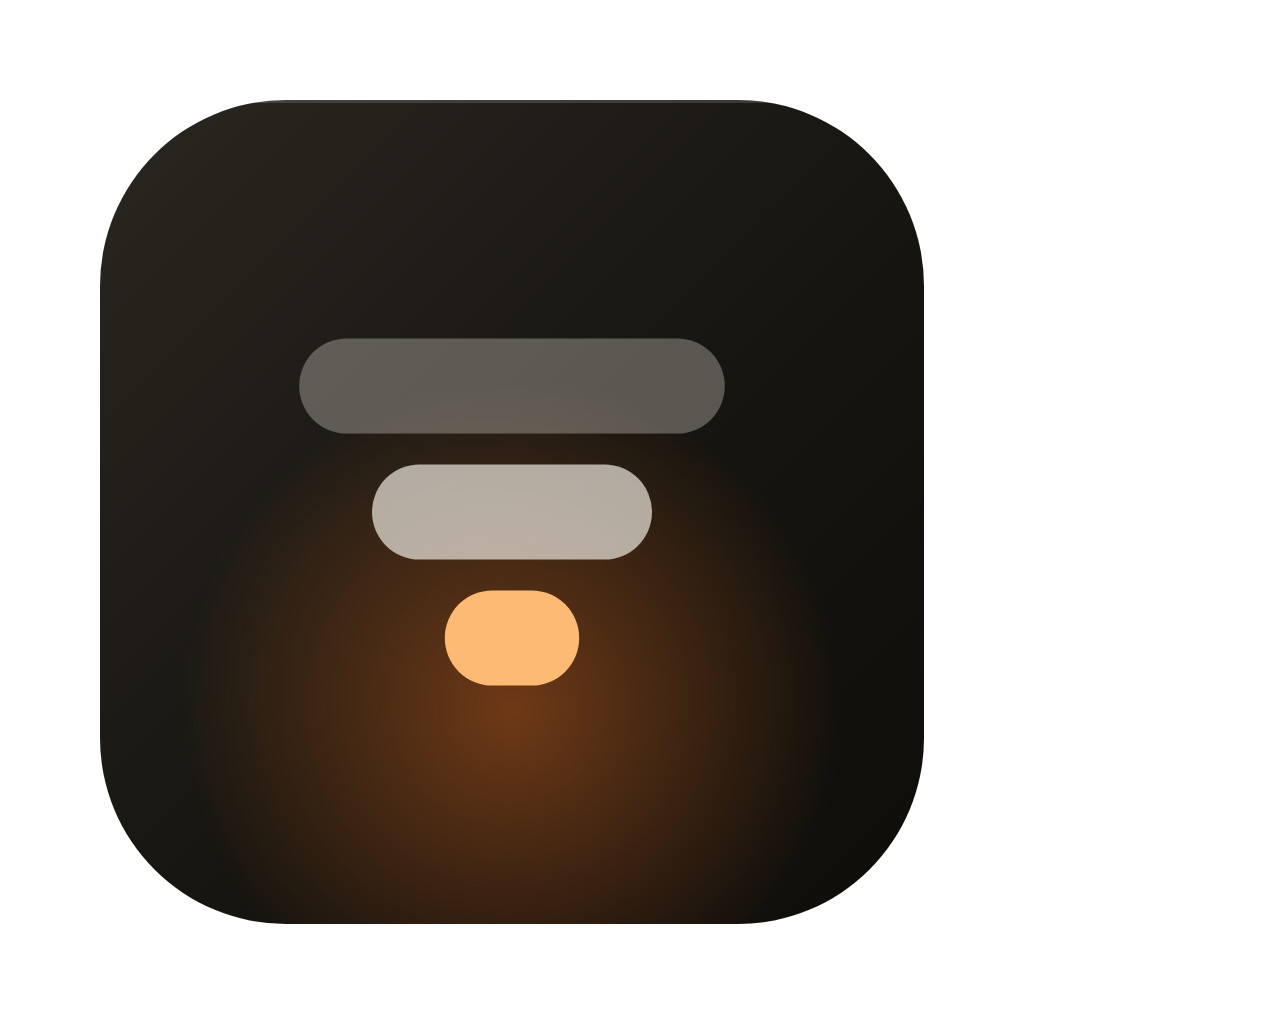
<file: brand/appicon.html>
<!doctype html><meta charset="utf-8"><title>Vassy macOS app icon, 1024 with the standard margin</title>
<style>html,body{margin:0;background:transparent}svg{display:block;width:1024px;height:1024px}</style>
<svg viewBox="0 0 1024 1024">
  <defs>
    <linearGradient id="bg" x1="0" y1="0" x2="1" y2="1"><stop offset="0" stop-color="#2A2721"/><stop offset=".55" stop-color="#17150F"/><stop offset="1" stop-color="#0E0D0A"/></linearGradient>
    <radialGradient id="glow" cx="50%" cy="74%" r="40%"><stop offset="0" stop-color="#F47223" stop-opacity=".4"/><stop offset="1" stop-color="#F47223" stop-opacity="0"/></radialGradient>
    <clipPath id="sq"><rect x="100" y="100" width="824" height="824" rx="186"/></clipPath>
  </defs>
  <g clip-path="url(#sq)">
    <rect x="100" y="100" width="824" height="824" fill="url(#bg)"/>
    <rect x="100" y="100" width="824" height="824" fill="url(#glow)"/>
    <rect x="100" y="100" width="824" height="3" fill="#fff" opacity=".14"/>
  </g>
  <g transform="translate(232 232) scale(5.6)">
    <rect x="12" y="19" width="76" height="17" rx="8.5" fill="#F3EFE6" opacity=".3"/>
    <rect x="25" y="41.5" width="50" height="17" rx="8.5" fill="#F3EFE6" opacity=".68"/>
    <rect x="38" y="64" width="24" height="17" rx="8.5" fill="#FDBA74"/>
  </g>
</svg>
</file>
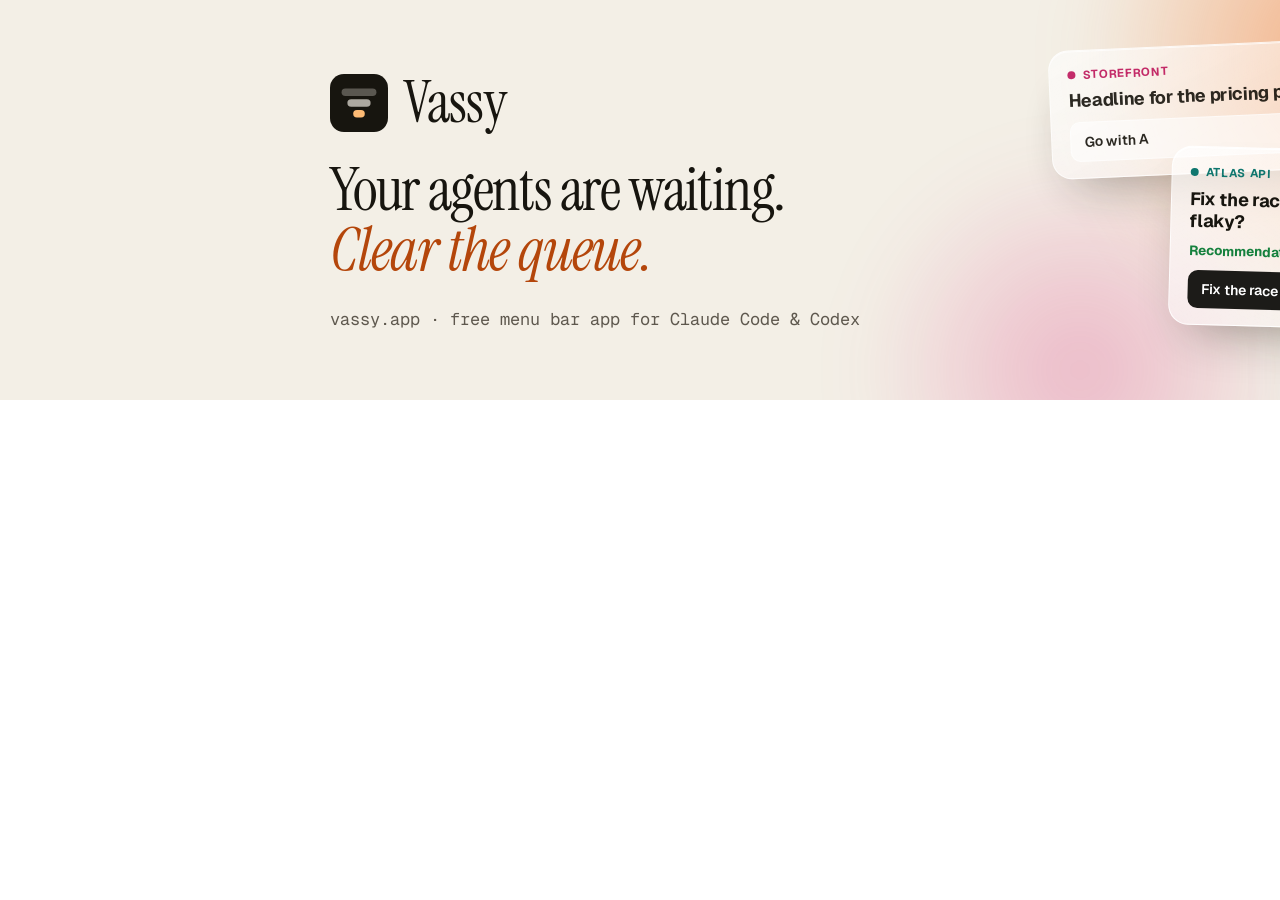
<file: brand/bmc-cover.html>
<!doctype html><meta charset="utf-8"><title>Buy Me a Coffee cover, 1600x400 (rendered at 2x)</title>
<style>
@font-face{font-family:"Instrument Serif";src:url("../site/fonts/instrument-serif-400.woff2") format("woff2")}
@font-face{font-family:"Instrument Serif";font-style:italic;src:url("../site/fonts/instrument-serif-400-italic.woff2") format("woff2")}
@font-face{font-family:"Geist";font-weight:100 900;src:url("../site/fonts/geist-var.woff2") format("woff2")}
@font-face{font-family:"Geist Mono";font-weight:100 900;src:url("../site/fonts/geist-mono-var.woff2") format("woff2")}
html,body{margin:0}
.c{width:1600px;height:400px;background:#F3EFE6;position:relative;overflow:hidden;font-family:"Geist",system-ui,sans-serif;color:#17150F}
.orb{position:absolute;border-radius:50%;filter:blur(34px)}
.serif{font-family:"Instrument Serif",Georgia,serif}
.card{position:absolute;box-sizing:border-box;border-radius:20px;background:linear-gradient(155deg,rgba(255,255,255,.7),rgba(255,255,255,.36));border:1px solid rgba(255,255,255,.85);box-shadow:inset 0 1px 0 rgba(255,255,255,.95),0 26px 50px -24px rgba(23,21,15,.42);padding:16px 18px;font-family:-apple-system,"Geist",system-ui,sans-serif}
.chip{display:flex;align-items:center;gap:7px;font-size:11.5px;font-weight:700;letter-spacing:.06em}
.chip i{width:8px;height:8px;border-radius:50%;background:currentColor}
.t{font-size:18px;font-weight:700;letter-spacing:-.02em;line-height:1.2;margin:8px 0 10px}
.b{border-radius:10px;padding:10px 13px;font-size:14px;font-weight:600;display:flex;justify-content:space-between;align-items:center}
</style>
<div class="c">
  <div class="orb" style="width:560px;height:560px;left:1080px;top:-220px;background:radial-gradient(closest-side,rgba(244,114,35,.55),rgba(244,114,35,0))"></div>
  <div class="orb" style="width:440px;height:440px;left:860px;top:150px;background:radial-gradient(closest-side,rgba(219,39,119,.28),rgba(219,39,119,0))"></div>
  <div class="orb" style="width:420px;height:420px;left:1290px;top:160px;background:radial-gradient(closest-side,rgba(13,148,136,.34),rgba(13,148,136,0))"></div>

  <div style="position:absolute;left:330px;top:74px;display:flex;align-items:center;gap:16px">
    <svg width="58" height="58" viewBox="0 0 100 100"><rect width="100" height="100" rx="24" fill="#17150F"/><rect x="20" y="25" width="60" height="13" rx="6.5" fill="#F3EFE6" opacity=".3"/><rect x="30" y="43.5" width="40" height="13" rx="6.5" fill="#F3EFE6" opacity=".68"/><rect x="40" y="62" width="20" height="13" rx="6.5" fill="#FDBA74"/></svg>
    <div class="serif" style="font-size:58px;line-height:1;letter-spacing:-.015em">Vassy</div>
  </div>
  <div class="serif" style="position:absolute;left:330px;top:160px;width:640px;font-size:60px;line-height:1;letter-spacing:-.02em">Your agents are waiting.<br><span style="font-style:italic;color:#B4460B">Clear the queue.</span></div>
  <div style="position:absolute;left:330px;top:308px;font-family:'Geist Mono',monospace;font-size:17px;color:#5E584E">vassy.app · free menu bar app for Claude Code &amp; Codex</div>

  <div class="card" style="left:1050px;top:44px;width:330px;transform:rotate(-2.5deg);opacity:.9">
    <div class="chip" style="color:#BE185D"><i></i>STOREFRONT</div>
    <div class="t">Headline for the pricing page</div>
    <div class="b" style="background:rgba(255,255,255,.7);border:1px solid rgba(255,255,255,.9)"><span>Go with A</span><span style="font-size:11.5px;opacity:.7">⌘1</span></div>
  </div>
  <div class="card" style="left:1170px;top:150px;width:360px;transform:rotate(1.5deg)">
    <div style="display:flex;justify-content:space-between;align-items:center"><div class="chip" style="color:#0F766E"><i></i>ATLAS API</div><div style="font-size:12.5px;color:#4F4A42">waiting 27 min</div></div>
    <div class="t">Fix the race, or mark the test as flaky?</div>
    <div style="font-size:13.5px;line-height:1.35;margin-bottom:11px"><b style="color:#15803D">Recommendation:</b> Fix it. Six lines.</div>
    <div class="b" style="background:#1C1B18;color:#fff"><span>Fix the race · Recommended</span><span style="font-size:11.5px;opacity:.7">⌘1</span></div>
  </div>
</div>
</file>
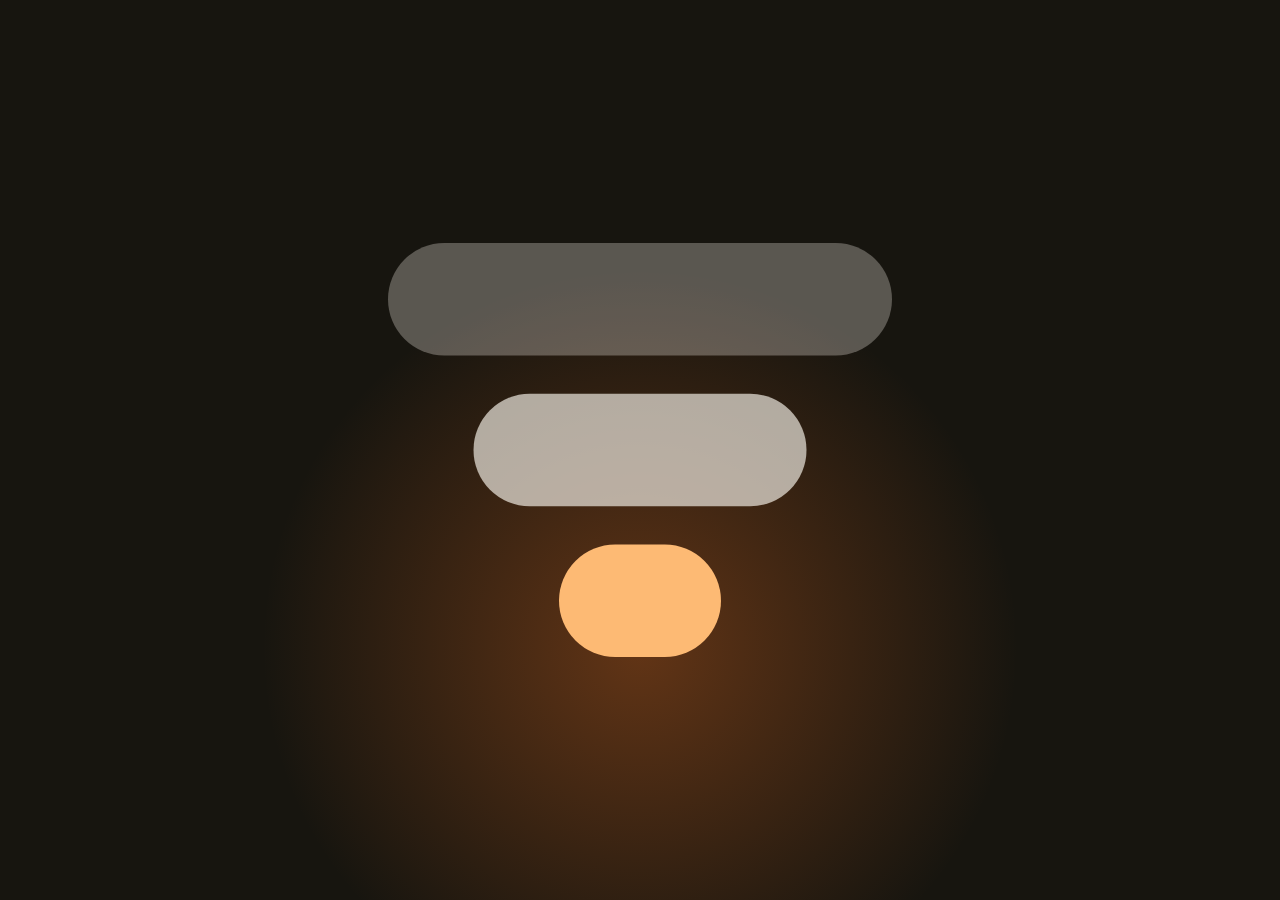
<file: brand/icon.html>
<!doctype html><meta charset="utf-8"><title>Vassy icon (full bleed, for touch icons)</title>
<style>html,body{margin:0;height:100%;background:#17150F}svg{display:block;width:100vw;height:100vh}</style>
<svg viewBox="0 0 100 100"><defs><radialGradient id="g" cx="50%" cy="72%" r="42%"><stop offset="0" stop-color="#F47223" stop-opacity=".34"/><stop offset="1" stop-color="#F47223" stop-opacity="0"/></radialGradient></defs>
<rect width="100" height="100" fill="#17150F"/><rect width="100" height="100" fill="url(#g)"/>
<rect x="22" y="27" width="56" height="12.5" rx="6.25" fill="#F3EFE6" opacity=".3"/><rect x="31.5" y="43.75" width="37" height="12.5" rx="6.25" fill="#F3EFE6" opacity=".68"/><rect x="41" y="60.5" width="18" height="12.5" rx="6.25" fill="#FDBA74"/></svg>
</file>
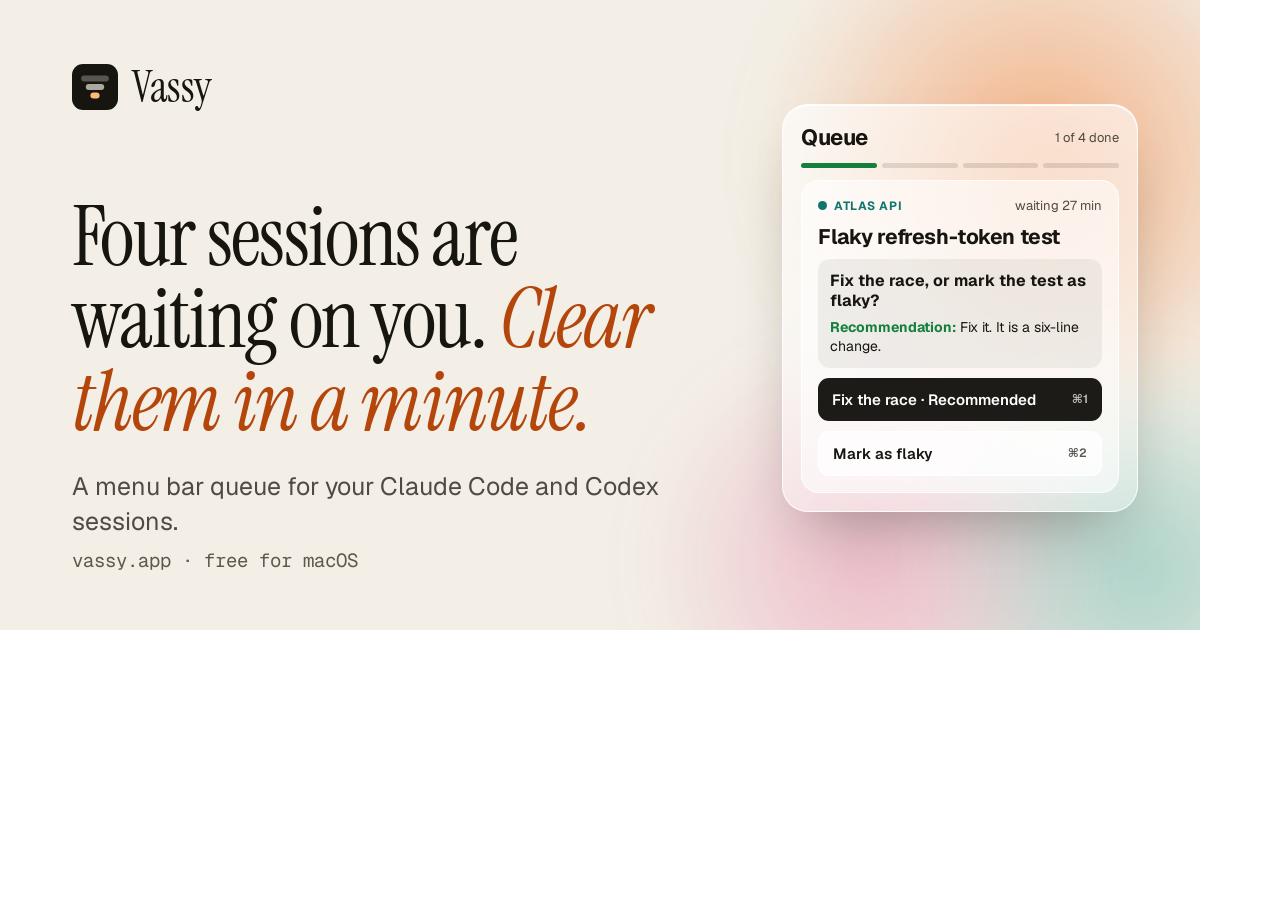
<file: brand/og.html>
<!doctype html><meta charset="utf-8"><title>Vassy share image, 1200x630</title>
<style>
@font-face{font-family:"Instrument Serif";src:url("../site/fonts/instrument-serif-400.woff2") format("woff2")}
@font-face{font-family:"Instrument Serif";font-style:italic;src:url("../site/fonts/instrument-serif-400-italic.woff2") format("woff2")}
@font-face{font-family:"Geist";font-weight:100 900;src:url("../site/fonts/geist-var.woff2") format("woff2")}
@font-face{font-family:"Geist Mono";font-weight:100 900;src:url("../site/fonts/geist-mono-var.woff2") format("woff2")}
html,body{margin:0}
.c{width:1200px;height:630px;background:#F3EFE6;position:relative;overflow:hidden;font-family:"Geist",system-ui,sans-serif;color:#17150F}
.orb{position:absolute;border-radius:50%;filter:blur(30px)}
.serif{font-family:"Instrument Serif",Georgia,serif}
.glass{position:absolute;left:782px;top:104px;width:356px;box-sizing:border-box;padding:18px;border-radius:26px;background:linear-gradient(155deg,rgba(255,255,255,.66),rgba(255,255,255,.34));border:1px solid rgba(255,255,255,.8);box-shadow:inset 0 1px 0 rgba(255,255,255,.95),0 30px 60px -26px rgba(23,21,15,.4);display:flex;flex-direction:column;gap:12px;font-family:-apple-system,"Geist",system-ui,sans-serif}
.row{display:flex;justify-content:space-between;align-items:center}
.btn{border-radius:11px;padding:12px 14px;font-size:15px;font-weight:600}
</style>
<div class="c">
  <div class="orb" style="width:560px;height:560px;left:760px;top:-120px;background:radial-gradient(closest-side,rgba(244,114,35,.5),rgba(244,114,35,0))"></div>
  <div class="orb" style="width:460px;height:460px;left:640px;top:330px;background:radial-gradient(closest-side,rgba(219,39,119,.26),rgba(219,39,119,0))"></div>
  <div class="orb" style="width:420px;height:420px;left:930px;top:360px;background:radial-gradient(closest-side,rgba(13,148,136,.32),rgba(13,148,136,0))"></div>
  <div style="position:absolute;left:72px;top:64px;display:flex;align-items:center;gap:14px">
    <svg width="46" height="46" viewBox="0 0 100 100"><rect width="100" height="100" rx="24" fill="#17150F"/><rect x="20" y="25" width="60" height="13" rx="6.5" fill="#F3EFE6" opacity=".3"/><rect x="30" y="43.5" width="40" height="13" rx="6.5" fill="#F3EFE6" opacity=".68"/><rect x="40" y="62" width="20" height="13" rx="6.5" fill="#FDBA74"/></svg>
    <div class="serif" style="font-size:44px;line-height:1;letter-spacing:-.01em">Vassy</div>
  </div>
  <div style="position:absolute;left:72px;top:196px;width:640px">
    <div class="serif" style="font-size:84px;line-height:.98;letter-spacing:-.02em">Four sessions are waiting on you. <span style="font-style:italic;color:#B4460B">Clear them in a minute.</span></div>
    <div style="font-size:25px;line-height:1.4;color:#4F4A42;margin-top:26px">A menu bar queue for your Claude Code and Codex sessions.</div>
  </div>
  <div style="position:absolute;left:72px;top:548px;font-family:'Geist Mono',monospace;font-size:19px;color:#5E584E">vassy.app · free for macOS</div>
  <div class="glass">
    <div class="row"><div style="font-size:22px;font-weight:700;letter-spacing:-.02em">Queue</div><div style="font-size:13px;color:#4F4A42">1 of 4 done</div></div>
    <div style="display:grid;grid-template-columns:repeat(4,1fr);gap:5px"><i style="height:5px;border-radius:3px;background:#15803D"></i><i style="height:5px;border-radius:3px;background:rgba(23,21,15,.12)"></i><i style="height:5px;border-radius:3px;background:rgba(23,21,15,.12)"></i><i style="height:5px;border-radius:3px;background:rgba(23,21,15,.12)"></i></div>
    <div style="border-radius:18px;background:rgba(255,255,255,.56);border:1px solid rgba(255,255,255,.8);padding:16px;display:flex;flex-direction:column;gap:10px">
      <div class="row"><div style="display:flex;align-items:center;gap:7px;font-size:12px;font-weight:700;letter-spacing:.06em;color:#0F766E"><i style="width:9px;height:9px;border-radius:50%;background:#0F766E"></i>ATLAS API</div><div style="font-size:13px;color:#4F4A42">waiting 27 min</div></div>
      <div style="font-size:21px;font-weight:700;line-height:1.2;letter-spacing:-.02em">Flaky refresh-token test</div>
      <div style="border-radius:12px;background:rgba(23,21,15,.06);padding:12px"><div style="font-size:16px;font-weight:700;line-height:1.25">Fix the race, or mark the test as flaky?</div><div style="font-size:14px;line-height:1.35;margin-top:7px"><b style="color:#15803D">Recommendation:</b> Fix it. It is a six-line change.</div></div>
      <div class="btn row" style="background:#1C1B18;color:#fff"><span>Fix the race · Recommended</span><span style="font-size:12px;opacity:.7">⌘1</span></div>
      <div class="btn row" style="background:rgba(255,255,255,.7);border:1px solid rgba(255,255,255,.9)"><span>Mark as flaky</span><span style="font-size:12px;opacity:.7">⌘2</span></div>
    </div>
  </div>
</div>
</file>
